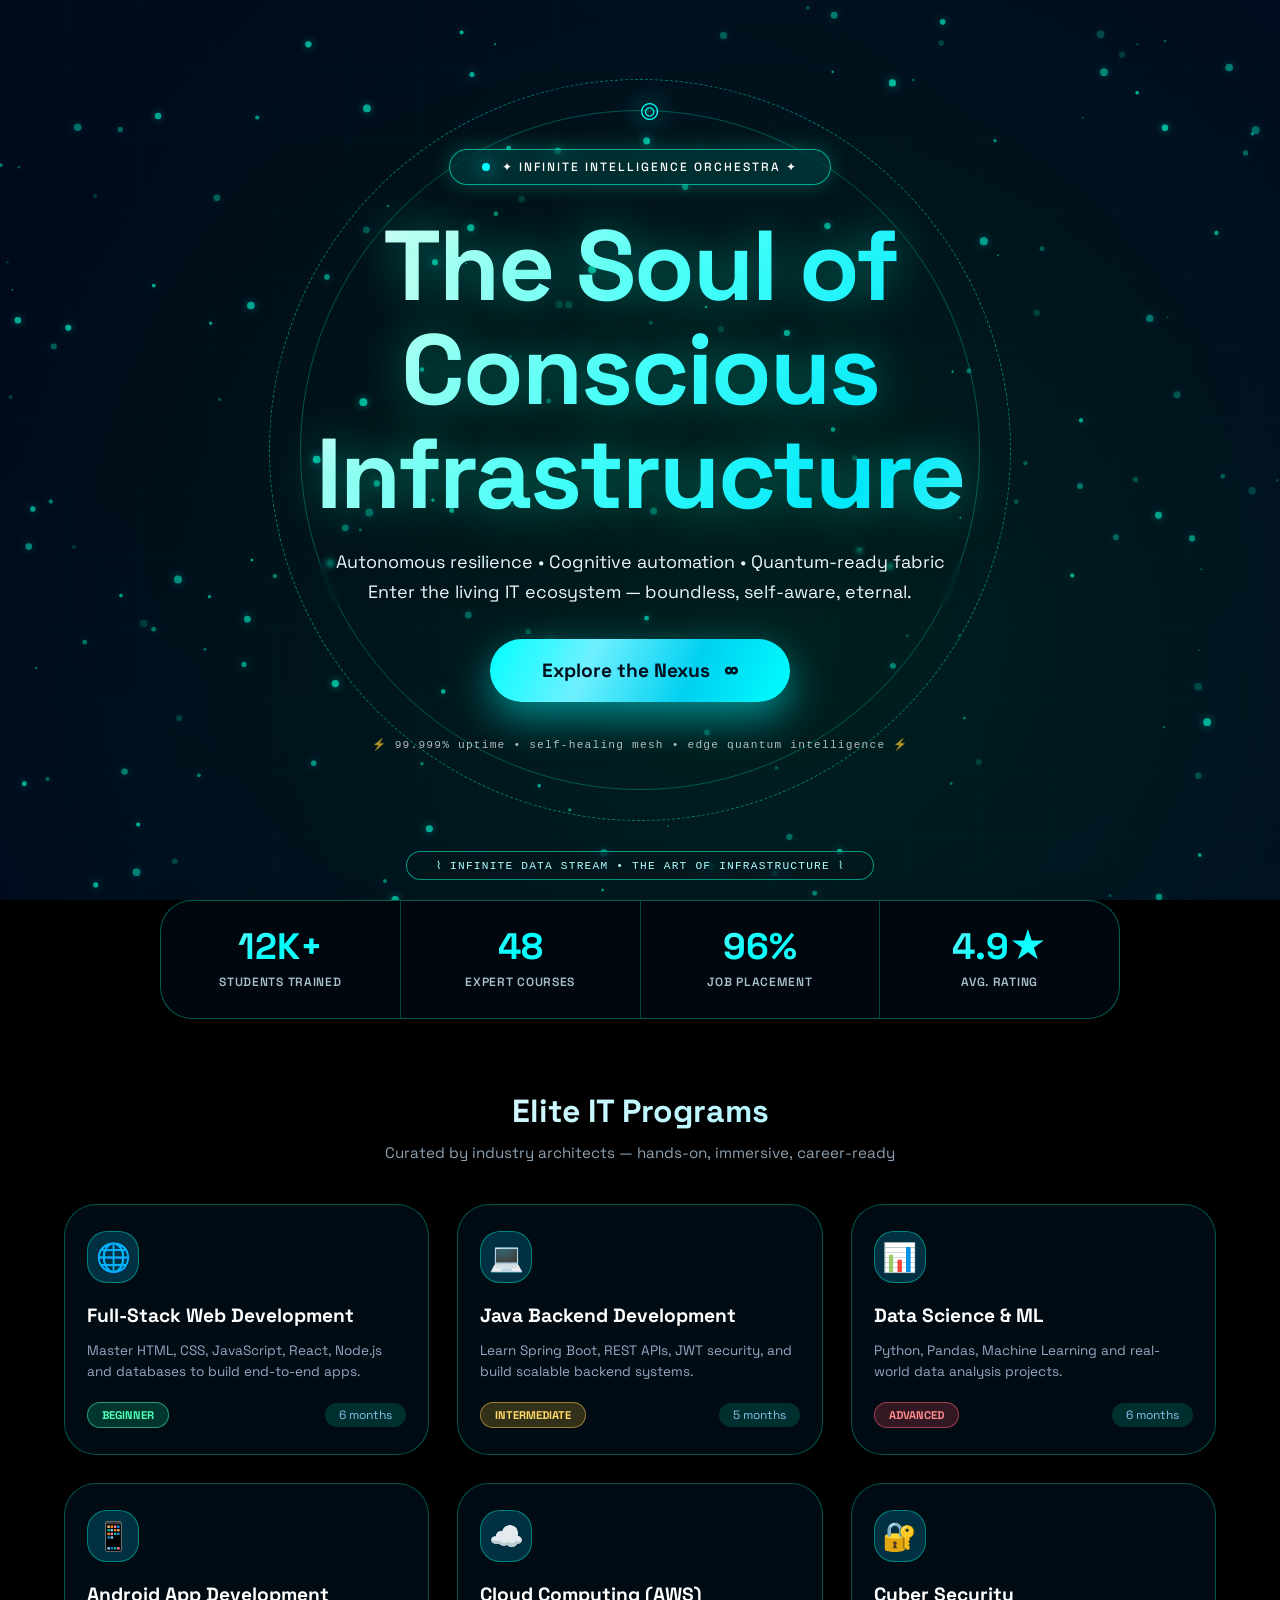
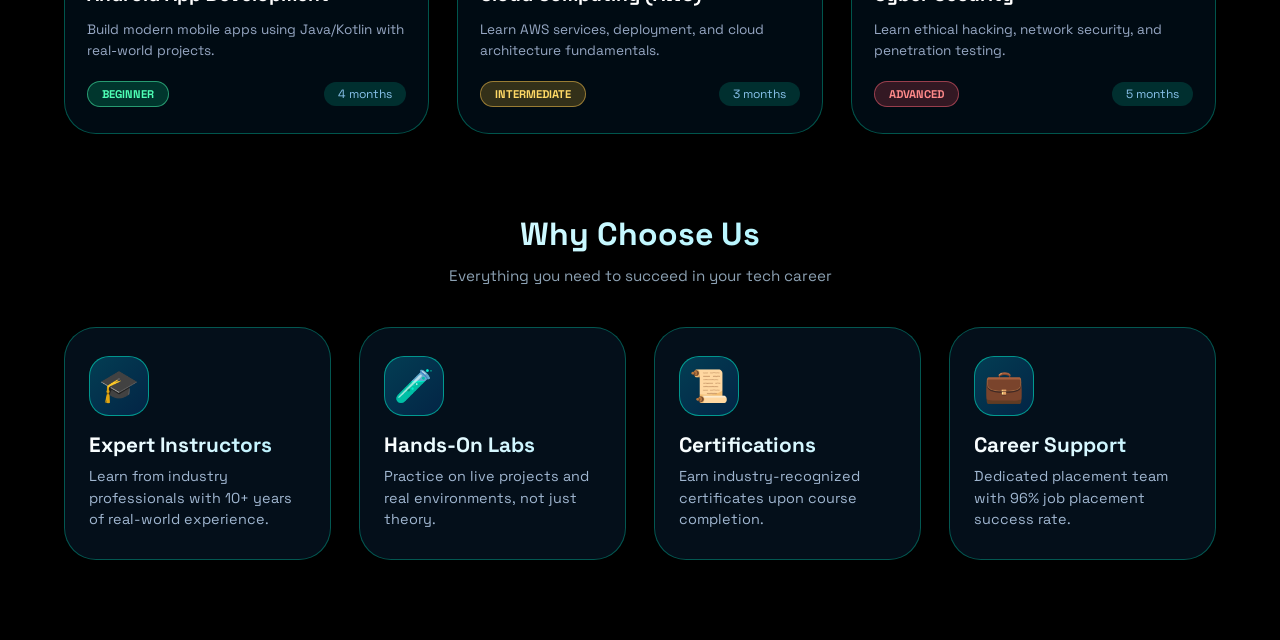
<file: index.html>
<!DOCTYPE html>
<html lang="en">
<head>
  <meta charset="UTF-8">
  <meta name="viewport" content="width=device-width, initial-scale=1.0, user-scalable=no">
  <title>LUMINA//CORE | The Art of Infinite IT</title>
  <!-- Google Fonts: Expressive & modern -->
  <link href="https://fonts.googleapis.com/css2?family=Inter:opsz,wght@14..32,300;14..32,400;14..32,600;14..32,700;14..32,800&family=Space+Grotesk:wght@400;500;600;700&family=Playfair+Display:ital,wght@0,500;0,600;1,500&display=swap" rel="stylesheet">
  <style>
    * {
      margin: 0;
      padding: 0;
      box-sizing: border-box;
    }

    body {
      background: #000000;
      font-family: 'Space Grotesk', 'Inter', sans-serif;
      overflow-x: hidden;
      color: #fff;
      min-height: 100vh;
    }

    /* ========= PREMIUM FULLSCREEN BACKGROUND SLIDER (12 high-end IT images) ========= */
    .hero-slider {
      position: fixed;
      top: 0;
      left: 0;
      width: 100%;
      height: 100%;
      z-index: 0;
      overflow: hidden;
    }

    .slider-track {
      display: flex;
      height: 100%;
      width: calc(100% * 24);
      animation: majesticFlow 55s cubic-bezier(0.45, 0.05, 0.2, 0.97) infinite;
      will-change: transform;
    }

    .slide {
      flex: 0 0 100vw;
      height: 100%;
      background-size: cover;
      background-position: center center;
      background-repeat: no-repeat;
      filter: brightness(0.6) contrast(1.08) saturate(1.1);
      transition: filter 0.6s ease, transform 0.4s;
    }

    /* 12 stunning IT infrastructure / data center / futuristic tech images */
    .slide-1 { background-image: url('https://images.pexels.com/photos/2582937/pexels-photo-2582937.jpeg?auto=compress&cs=tinysrgb&w=1600'); }
    .slide-2 { background-image: url('https://images.pexels.com/photos/325229/pexels-photo-325229.jpeg?auto=compress&cs=tinysrgb&w=1600'); }
    .slide-3 { background-image: url('https://images.pexels.com/photos/1181263/pexels-photo-1181263.jpeg?auto=compress&cs=tinysrgb&w=1600'); }
    .slide-4 { background-image: url('https://images.pexels.com/photos/270360/pexels-photo-270360.jpeg?auto=compress&cs=tinysrgb&w=1600'); }
    .slide-5 { background-image: url('https://images.pexels.com/photos/2710/closeup-photography-of-network-cables.jpg?auto=compress&cs=tinysrgb&w=1600'); }
    .slide-6 { background-image: url('https://images.pexels.com/photos/2166671/pexels-photo-2166671.jpeg?auto=compress&cs=tinysrgb&w=1600'); }
    .slide-7 { background-image: url('https://images.pexels.com/photos/1029757/pexels-photo-1029757.jpeg?auto=compress&cs=tinysrgb&w=1600'); }
    .slide-8 { background-image: url('https://images.pexels.com/photos/577585/pexels-photo-577585.jpeg?auto=compress&cs=tinysrgb&w=1600'); }
    .slide-9 { background-image: url('https://images.pexels.com/photos/8386440/pexels-photo-8386440.jpeg?auto=compress&cs=tinysrgb&w=1600'); }
    .slide-10 { background-image: url('https://images.pexels.com/photos/777001/pexels-photo-777001.jpeg?auto=compress&cs=tinysrgb&w=1600'); }
    .slide-11 { background-image: url('https://images.pexels.com/photos/669996/pexels-photo-669996.jpeg?auto=compress&cs=tinysrgb&w=1600'); }
    .slide-12 { background-image: url('https://images.pexels.com/photos/1148820/pexels-photo-1148820.jpeg?auto=compress&cs=tinysrgb&w=1600'); }
    
    /* artistic layered overlays (depth, dreamy, non-obstructive) */
    .prism-veil {
      position: fixed;
      top: 0;
      left: 0;
      width: 100%;
      height: 100%;
      background: radial-gradient(ellipse at 30% 40%, rgba(0,0,0,0.2) 0%, rgba(0,5,15,0.75) 100%);
      z-index: 1;
      pointer-events: none;
    }

    .nebulae-glow {
      position: fixed;
      width: 100%;
      height: 100%;
      background: radial-gradient(circle at 60% 70%, rgba(0, 255, 210, 0.12), rgba(0, 20, 50, 0.5) 85%);
      pointer-events: none;
      z-index: 1;
    }

    /* floating particle canvas (ethereal tech dust) */
    #cosmicParticles {
      position: fixed;
      top: 0;
      left: 0;
      width: 100%;
      height: 100%;
      pointer-events: none;
      z-index: 1;
      opacity: 0.8;
    }

    /* holographic hexagon grid */
    .hex-grid {
      position: fixed;
      top: 0;
      left: 0;
      width: 100%;
      height: 100%;
      background-image: 
        repeating-linear-gradient(transparent 0px, transparent 69px, rgba(0,255,210,0.03) 70px),
        repeating-linear-gradient(90deg, transparent 0px, transparent 69px, rgba(0,255,210,0.03) 70px);
      pointer-events: none;
      z-index: 1;
    }

    /* ========= MAIN CONTENT — NO FRAME, PURE ARTISTRY ========= */
    .hero-wrapper {
      position: relative;
      z-index: 3;
      min-height: 100vh;
      display: flex;
      flex-direction: column;
      align-items: center;
      justify-content: center;
      text-align: center;
      padding: 2rem;
    }

    .poetry-container {
      max-width: 1000px;
      width: 100%;
    }

    .badge {
      display: inline-flex;
      align-items: center;
      gap: 12px;
      background: rgba(0, 240, 210, 0.12);
      backdrop-filter: blur(10px);
      border-radius: 100px;
      padding: 0.55rem 2rem;
      margin-bottom: 1.8rem;
      font-weight: 500;
      font-size: 0.75rem;
      letter-spacing: 2px;
      border: 1px solid rgba(0, 255, 210, 0.6);
      box-shadow: 0 0 20px rgba(0,255,200,0.25);
      text-transform: uppercase;
    }

    .heartbeat {
      width: 8px;
      height: 8px;
      background: #0ff;
      border-radius: 50%;
      box-shadow: 0 0 18px cyan;
      animation: beatGlow 1.5s infinite;
    }

    h1 {
      font-size: clamp(2.8rem, 10vw, 6.2rem);
      font-weight: 700;
      line-height: 1.05;
      background: linear-gradient(125deg, #FFFFFF, #CCFFF5, #4DFFFF, #00E6FF, #A0FFFF);
      background-clip: text;
      -webkit-background-clip: text;
      color: transparent;
      margin-bottom: 1.3rem;
      letter-spacing: -0.02em;
      text-shadow: 0 0 45px rgba(0,255,210,0.4);
    }

    .desc {
      font-size: 1.12rem;
      line-height: 1.68;
      color: #EAF4FF;
      max-width: 640px;
      margin: 0 auto 2rem;
      font-weight: 400;
      text-shadow: 0 1px 6px rgba(0,0,0,0.4);
      backdrop-filter: blur(2px);
    }

    /* EXPLORE BUTTON — central, luminous, artistic */
    .explore-btn {
      background: linear-gradient(115deg, #00FFFF, #6FF0FF, #00D0F0, #00FFFF);
      border: none;
      padding: 1rem 3.2rem;
      border-radius: 80px;
      font-size: 1.2rem;
      font-weight: 700;
      font-family: 'Space Grotesk', monospace;
      color: #01101F;
      cursor: pointer;
      transition: all 0.35s ease;
      box-shadow: 0 15px 40px rgba(0,255,255,0.5);
      display: inline-flex;
      align-items: center;
      gap: 14px;
      position: relative;
      overflow: hidden;
    }

    .explore-btn::after {
      content: '';
      position: absolute;
      top: 0;
      left: -100%;
      width: 100%;
      height: 100%;
      background: linear-gradient(90deg, transparent, rgba(255,255,255,0.7), transparent);
      transition: left 0.7s;
    }

    .explore-btn:hover {
      transform: translateY(-7px) scale(1.02);
      box-shadow: 0 28px 55px rgba(0,255,255,0.7);
      background: linear-gradient(115deg, #4DFFFF, #C0FFFF, #4DFFFF);
    }

    .explore-btn:hover::after {
      left: 100%;
    }

    .explore-btn:active {
      transform: translateY(2px);
    }

    .btn-icon {
      font-size: 1.5rem;
      transition: transform 0.3s;
    }

    .explore-btn:hover .btn-icon {
      transform: translateX(8px) rotate(8deg);
    }

    /* ========= ADDED SECTIONS (STATS, COURSES, WHY CHOOSE US) ========= */
    .stats-section {
      position: relative;
      z-index: 3;
      max-width: 960px;
      margin: 0 auto 72px auto;
      display: flex;
      justify-content: center;
      gap: 0;
      border: 1px solid rgba(0, 255, 210, 0.35);
      border-radius: 32px;
      background: rgba(0, 12, 24, 0.55);
      backdrop-filter: blur(14px);
      overflow: hidden;
      box-shadow: 0 15px 35px rgba(0,0,0,0.4);
    }

    .stat-item {
      flex: 1;
      padding: 28px 20px;
      text-align: center;
      border-right: 1px solid rgba(0, 255, 210, 0.25);
    }

    .stat-item:last-child { border-right: none; }

    .stat-num {
      font-size: 2.3rem;
      font-weight: 800;
      background: linear-gradient(135deg, #A0F5FF, #00FFFF, #4DFFFF);
      -webkit-background-clip: text;
      background-clip: text;
      color: transparent;
      line-height: 1;
      margin-bottom: 8px;
    }

    .stat-label {
      font-size: 0.75rem;
      color: rgba(210, 240, 255, 0.8);
      font-weight: 600;
      letter-spacing: 0.06em;
      text-transform: uppercase;
    }

    .courses-section, .why-choose-section {
      position: relative;
      z-index: 3;
      max-width: 1200px;
      margin: 0 auto 80px auto;
      padding: 0 24px;
    }

    .section-heading {
      text-align: center;
      margin-bottom: 42px;
    }

    .section-heading h2 {
      font-size: 2rem;
      font-weight: 700;
      background: linear-gradient(125deg, #FFFFFF, #88F0FF);
      -webkit-background-clip: text;
      background-clip: text;
      color: transparent;
      margin-bottom: 12px;
    }

    .section-heading p {
      font-size: 0.95rem;
      color: rgba(200, 230, 255, 0.7);
    }

    .itc-courses {
      display: grid;
      grid-template-columns: repeat(auto-fit, minmax(280px, 1fr));
      gap: 28px;
    }

    .course-card {
      background: rgba(0, 20, 35, 0.55);
      backdrop-filter: blur(12px);
      border: 1px solid rgba(0, 255, 210, 0.3);
      border-radius: 32px;
      padding: 26px 22px;
      cursor: pointer;
      transition: transform 0.25s ease, border-color 0.2s, background 0.2s;
      position: relative;
      overflow: hidden;
    }

    .course-card:hover {
      transform: translateY(-8px);
      border-color: rgba(0, 255, 210, 0.7);
      background: rgba(0, 30, 50, 0.7);
    }

    .course-icon {
      width: 52px;
      height: 52px;
      border-radius: 20px;
      display: flex;
      align-items: center;
      justify-content: center;
      font-size: 28px;
      margin-bottom: 20px;
      background: rgba(0, 200, 255, 0.2);
      border: 1px solid rgba(0, 255, 210, 0.4);
    }

    .course-card h3 {
      font-size: 1.2rem;
      font-weight: 700;
      margin-bottom: 12px;
      color: #FFFFFF;
    }

    .course-card p {
      font-size: 0.85rem;
      color: rgba(200, 220, 255, 0.75);
      line-height: 1.55;
      margin-bottom: 20px;
    }

    .course-meta {
      display: flex;
      align-items: center;
      justify-content: space-between;
    }

    .course-level {
      font-size: 0.7rem;
      font-weight: 700;
      padding: 5px 14px;
      border-radius: 40px;
      text-transform: uppercase;
    }

    .level-beginner { background: rgba(0, 230, 150, 0.2); color: #4effb5; border: 0.5px solid rgba(78, 255, 181, 0.5); }
    .level-intermediate { background: rgba(255, 200, 50, 0.2); color: #ffd966; border: 0.5px solid rgba(255, 200, 80, 0.5); }
    .level-advanced { background: rgba(255, 80, 100, 0.2); color: #ff8a8a; border: 0.5px solid rgba(255, 100, 120, 0.5); }

    .course-duration {
      font-size: 0.75rem;
      color: rgba(150, 210, 255, 0.9);
      background: rgba(0, 255, 210, 0.15);
      padding: 4px 14px;
      border-radius: 40px;
    }

    .features-grid {
      display: grid;
      grid-template-columns: repeat(auto-fit, minmax(250px, 1fr));
      gap: 28px;
      margin-top: 20px;
    }

    .feature-card {
      background: rgba(8, 28, 48, 0.55);
      backdrop-filter: blur(12px);
      border: 1px solid rgba(0, 255, 210, 0.3);
      border-radius: 32px;
      padding: 28px 24px;
      transition: all 0.35s cubic-bezier(0.2, 0.9, 0.4, 1.1);
      cursor: pointer;
      display: flex;
      flex-direction: column;
      align-items: flex-start;
      gap: 16px;
    }

    .feature-card:hover {
      transform: translateY(-8px);
      border-color: rgba(0, 255, 210, 0.7);
      background: rgba(10, 35, 60, 0.75);
      box-shadow: 0 20px 35px -12px rgba(0, 255, 210, 0.3);
    }

    .feature-icon-wrapper {
      width: 60px;
      height: 60px;
      background: linear-gradient(135deg, rgba(0, 200, 255, 0.25), rgba(0, 100, 200, 0.25));
      border-radius: 20px;
      display: flex;
      align-items: center;
      justify-content: center;
      font-size: 32px;
      border: 1px solid rgba(0, 255, 210, 0.5);
      transition: all 0.3s ease;
    }

    .feature-card:hover .feature-icon-wrapper {
      transform: scale(1.05) rotate(2deg);
      background: linear-gradient(135deg, rgba(0, 230, 255, 0.4), rgba(0, 150, 255, 0.4));
      box-shadow: 0 0 15px rgba(0, 255, 210, 0.6);
    }

    .feature-text h4 {
      font-size: 1.3rem;
      font-weight: 700;
      margin-bottom: 8px;
      background: linear-gradient(120deg, #FFFFFF, #B0F0FF);
      -webkit-background-clip: text;
      background-clip: text;
      color: transparent;
    }

    .feature-text p {
      font-size: 0.9rem;
      color: rgba(200, 225, 255, 0.8);
      line-height: 1.5;
    }

    /* cosmic signature footer */
    .cosmic-signature {
      position: fixed;
      bottom: 20px;
      left: 0;
      right: 0;
      text-align: center;
      font-size: 0.7rem;
      background: rgba(0, 20, 30, 0.45);
      backdrop-filter: blur(12px);
      width: fit-content;
      margin: 0 auto;
      padding: 0.45rem 1.8rem;
      border-radius: 40px;
      color: #B0FFFF;
      border: 0.5px solid rgba(0,255,210,0.55);
      font-weight: 400;
      letter-spacing: 1.2px;
      font-family: monospace;
      pointer-events: none;
      z-index: 10;
    }

    /* artistic orbital rings + floating runes */
    .orbital-rings {
      position: fixed;
      width: 680px;
      height: 680px;
      border-radius: 50%;
      border: 1px solid rgba(0, 255, 210, 0.28);
      top: 50%;
      left: 50%;
      transform: translate(-50%, -50%);
      pointer-events: none;
      animation: ringRotate 70s linear infinite;
      z-index: 2;
    }

    .orbital-rings::before {
      content: '';
      position: absolute;
      inset: -32px;
      border-radius: 50%;
      border: 1px dashed rgba(0, 255, 210, 0.45);
      animation: ringBreath 5s infinite alternate;
    }

    .orbital-rings::after {
      content: '⌾';
      position: absolute;
      top: -22px;
      left: 50%;
      font-size: 32px;
      color: #0ff;
      filter: drop-shadow(0 0 12px cyan);
      animation: floatRune 7s infinite;
    }

    @keyframes ringRotate {
      from { transform: translate(-50%, -50%) rotate(0deg); }
      to { transform: translate(-50%, -50%) rotate(360deg); }
    }

    @keyframes ringBreath {
      0% { opacity: 0.15; transform: scale(0.94);}
      100% { opacity: 0.7; transform: scale(1.07);}
    }

    @keyframes floatRune {
      0%, 100% { transform: translateX(-50%) translateY(0px);}
      50% { transform: translateX(-50%) translateY(-12px);}
    }

    @keyframes majesticFlow {
      0% { transform: translateX(0); }
      100% { transform: translateX(-50%); }
    }

    @keyframes beatGlow {
      0% { opacity: 0.5; transform: scale(0.7);}
      100% { opacity: 1; transform: scale(1.25);}
    }

    @media (max-width: 700px) {
      .explore-btn { padding: 0.8rem 2.2rem; font-size: 1rem; }
      .orbital-rings { width: 300px; height: 300px; }
      .badge { font-size: 0.65rem; }
      .stats-section { margin: 0 20px 48px 20px; flex-wrap: wrap; }
      .stat-item { flex: 1 1 50%; border-right: none; border-bottom: 1px solid rgba(0, 255, 210, 0.25); }
      .stat-item:last-child { border-bottom: none; }
      .courses-section, .why-choose-section { padding: 0 20px; }
      .feature-text h4 { font-size: 1.1rem; }
    }
  </style>
</head>
<body>

  <!-- BACKGROUND SLIDER — 12 PREMIUM IT INFRASTRUCTURE IMAGES (infinite loop) -->
  <div class="hero-slider">
    <div class="slider-track">
      <div class="slide slide-1"></div>
      <div class="slide slide-2"></div>
      <div class="slide slide-3"></div>
      <div class="slide slide-4"></div>
      <div class="slide slide-5"></div>
      <div class="slide slide-6"></div>
      <div class="slide slide-7"></div>
      <div class="slide slide-8"></div>
      <div class="slide slide-9"></div>
      <div class="slide slide-10"></div>
      <div class="slide slide-11"></div>
      <div class="slide slide-12"></div>
      <!-- duplicates for seamless infinite loop -->
      <div class="slide slide-1"></div>
      <div class="slide slide-2"></div>
      <div class="slide slide-3"></div>
      <div class="slide slide-4"></div>
      <div class="slide slide-5"></div>
      <div class="slide slide-6"></div>
      <div class="slide slide-7"></div>
      <div class="slide slide-8"></div>
      <div class="slide slide-9"></div>
      <div class="slide slide-10"></div>
      <div class="slide slide-11"></div>
      <div class="slide slide-12"></div>
    </div>
  </div>
  <div class="prism-veil"></div>
  <div class="nebulae-glow"></div>
  <div class="hex-grid"></div>
  <canvas id="cosmicParticles"></canvas>

  <!-- floating ring art -->
  <div class="orbital-rings"></div>

  <!-- HERO SECTION -->
  <div class="hero-wrapper">
    <div class="poetry-container">
      <div class="badge">
        <div class="heartbeat"></div>
        <span>✦ INFINITE INTELLIGENCE ORCHESTRA ✦</span>
      </div>
      <h1>
        The Soul of<br>Conscious Infrastructure
      </h1>
      <div class="desc">
        Autonomous resilience • Cognitive automation • Quantum-ready fabric<br>
        Enter the living IT ecosystem — boundless, self-aware, eternal.
      </div>
      
      <button class="explore-btn" id="exploreBtn">
        <span>Explore the Nexus</span>
        <span class="btn-icon">∞</span>
      </button>
      
      <div style="margin-top: 2.2rem; font-size: 0.7rem; opacity: 0.7; letter-spacing: 1.2px; font-family: monospace;">
        <span>⚡ 99.999% uptime • self-healing mesh • edge quantum intelligence ⚡</span>
      </div>
    </div>
  </div>

  <!-- STATS SECTION -->
  <div class="stats-section">
    <div class="stat-item"><div class="stat-num">12K+</div><div class="stat-label">Students Trained</div></div>
    <div class="stat-item"><div class="stat-num">48</div><div class="stat-label">Expert Courses</div></div>
    <div class="stat-item"><div class="stat-num">96%</div><div class="stat-label">Job Placement</div></div>
    <div class="stat-item"><div class="stat-num">4.9★</div><div class="stat-label">Avg. Rating</div></div>
  </div>

  <!-- COURSES SECTION (Elite IT Programs) -->
  <div class="courses-section">
    <div class="section-heading">
      <h2>Elite IT Programs</h2>
      <p>Curated by industry architects — hands-on, immersive, career-ready</p>
    </div>
    <div class="itc-courses">
      <div class="course-card"><div class="course-icon">🌐</div><h3>Full-Stack Web Development</h3><p>Master HTML, CSS, JavaScript, React, Node.js and databases to build end-to-end apps.</p><div class="course-meta"><span class="course-level level-beginner">Beginner</span><span class="course-duration">6 months</span></div></div>
      <div class="course-card"><div class="course-icon">💻</div><h3>Java Backend Development</h3><p>Learn Spring Boot, REST APIs, JWT security, and build scalable backend systems.</p><div class="course-meta"><span class="course-level level-intermediate">Intermediate</span><span class="course-duration">5 months</span></div></div>
      <div class="course-card"><div class="course-icon">📊</div><h3>Data Science & ML</h3><p>Python, Pandas, Machine Learning and real-world data analysis projects.</p><div class="course-meta"><span class="course-level level-advanced">Advanced</span><span class="course-duration">6 months</span></div></div>
      <div class="course-card"><div class="course-icon">📱</div><h3>Android App Development</h3><p>Build modern mobile apps using Java/Kotlin with real-world projects.</p><div class="course-meta"><span class="course-level level-beginner">Beginner</span><span class="course-duration">4 months</span></div></div>
      <div class="course-card"><div class="course-icon">☁️</div><h3>Cloud Computing (AWS)</h3><p>Learn AWS services, deployment, and cloud architecture fundamentals.</p><div class="course-meta"><span class="course-level level-intermediate">Intermediate</span><span class="course-duration">3 months</span></div></div>
      <div class="course-card"><div class="course-icon">🔐</div><h3>Cyber Security</h3><p>Learn ethical hacking, network security, and penetration testing.</p><div class="course-meta"><span class="course-level level-advanced">Advanced</span><span class="course-duration">5 months</span></div></div>
    </div>
  </div>

  <!-- WHY CHOOSE US SECTION -->
  <div class="why-choose-section">
    <div class="section-heading">
      <h2>Why Choose Us</h2>
      <p>Everything you need to succeed in your tech career</p>
    </div>
    <div class="features-grid">
      <div class="feature-card"><div class="feature-icon-wrapper">🎓</div><div class="feature-text"><h4>Expert Instructors</h4><p>Learn from industry professionals with 10+ years of real-world experience.</p></div></div>
      <div class="feature-card"><div class="feature-icon-wrapper">🧪</div><div class="feature-text"><h4>Hands-On Labs</h4><p>Practice on live projects and real environments, not just theory.</p></div></div>
      <div class="feature-card"><div class="feature-icon-wrapper">📜</div><div class="feature-text"><h4>Certifications</h4><p>Earn industry-recognized certificates upon course completion.</p></div></div>
      <div class="feature-card"><div class="feature-icon-wrapper">💼</div><div class="feature-text"><h4>Career Support</h4><p>Dedicated placement team with 96% job placement success rate.</p></div></div>
    </div>
  </div>

  <div class="cosmic-signature">
    <span>⌇ INFINITE DATA STREAM • THE ART OF INFRASTRUCTURE ⌇</span>
  </div>

  <script>
    (function() {
      // ========= EXPLORE BUTTON (central, artistic ripple & immersive) =========
      const exploreBtn = document.getElementById('exploreBtn');
      if (exploreBtn) {
        exploreBtn.addEventListener('click', (e) => {
          e.preventDefault();
          const ripple = document.createElement('span');
          ripple.style.position = 'absolute';
          ripple.style.background = 'radial-gradient(circle, rgba(0,255,240,0.9), rgba(0,200,255,0.4))';
          ripple.style.borderRadius = '50%';
          ripple.style.width = '120px';
          ripple.style.height = '120px';
          ripple.style.top = '50%';
          ripple.style.left = '50%';
          ripple.style.transform = 'translate(-50%, -50%) scale(0)';
          ripple.style.animation = 'rippleAnim 0.7s ease-out';
          ripple.style.pointerEvents = 'none';
          exploreBtn.style.position = 'relative';
          exploreBtn.appendChild(ripple);
          setTimeout(() => ripple.remove(), 700);
          
          const toast = document.createElement('div');
          toast.innerText = '◈ Neural ignition — IT consciousness online ◈';
          toast.style.position = 'fixed';
          toast.style.bottom = '90px';
          toast.style.left = '50%';
          toast.style.transform = 'translateX(-50%)';
          toast.style.background = '#071526ee';
          toast.style.color = '#CCFFFF';
          toast.style.padding = '12px 32px';
          toast.style.borderRadius = '60px';
          toast.style.fontWeight = '600';
          toast.style.backdropFilter = 'blur(20px)';
          toast.style.border = '1px solid #00FFCC';
          toast.style.zIndex = '9999';
          toast.style.fontFamily = 'Space Grotesk, monospace';
          toast.style.fontSize = '0.85rem';
          document.body.appendChild(toast);
          setTimeout(() => { toast.style.opacity = '0'; setTimeout(() => toast.remove(), 800); }, 2200);
        });
      }
      
      if (!document.querySelector('#rippleKeyframes')) {
        const styleTag = document.createElement('style');
        styleTag.id = 'rippleKeyframes';
        styleTag.textContent = `
          @keyframes rippleAnim {
            0% { transform: translate(-50%, -50%) scale(0); opacity: 0.9; }
            100% { transform: translate(-50%, -50%) scale(24); opacity: 0; }
          }
        `;
        document.head.appendChild(styleTag);
      }
      
      // ----- ARTISTIC PARTICLE SYSTEM (floating tech dust) -----
      const canvas = document.getElementById('cosmicParticles');
      let ctx = canvas.getContext('2d');
      let width = window.innerWidth;
      let height = window.innerHeight;
      let particles = [];
      
      function resizeCanvas() {
        width = window.innerWidth;
        height = window.innerHeight;
        canvas.width = width;
        canvas.height = height;
      }
      
      class StarParticle {
        constructor() {
          this.x = Math.random() * width;
          this.y = Math.random() * height;
          this.size = Math.random() * 3.2 + 0.8;
          this.speedX = (Math.random() - 0.5) * 0.4;
          this.speedY = (Math.random() - 0.5) * 0.3 - 0.3;
          this.opacity = Math.random() * 0.5 + 0.1;
          this.color = `rgba(0, 255, 210, ${this.opacity})`;
        }
        update() {
          this.x += this.speedX;
          this.y += this.speedY;
          if (this.x < 0) this.x = width;
          if (this.x > width) this.x = 0;
          if (this.y < 0) this.y = height;
          if (this.y > height) this.y = 0;
        }
        draw() {
          ctx.beginPath();
          ctx.arc(this.x, this.y, this.size, 0, Math.PI * 2);
          ctx.fillStyle = this.color;
          ctx.fill();
          ctx.shadowBlur = 8;
          ctx.shadowColor = "#0ff";
          ctx.fill();
          ctx.shadowBlur = 0;
        }
      }
      
      function initParticles() {
        particles = [];
        for (let i = 0; i < 180; i++) {
          particles.push(new StarParticle());
        }
      }
      
      function animateParticles() {
        if (!ctx) return;
        ctx.clearRect(0, 0, width, height);
        for (let p of particles) {
          p.update();
          p.draw();
        }
        requestAnimationFrame(animateParticles);
      }
      
      window.addEventListener('resize', () => {
        resizeCanvas();
        initParticles();
      });
      resizeCanvas();
      initParticles();
      animateParticles();
      
      // carousel speed control on hover
      const sliderTrack = document.querySelector('.slider-track');
      const heroZone = document.querySelector('.hero-wrapper');
      if (sliderTrack && heroZone) {
        heroZone.addEventListener('mouseenter', () => {
          sliderTrack.style.animation = 'majesticFlow 72s cubic-bezier(0.45, 0.05, 0.2, 0.97) infinite';
        });
        heroZone.addEventListener('mouseleave', () => {
          sliderTrack.style.animation = 'majesticFlow 55s cubic-bezier(0.45, 0.05, 0.2, 0.97) infinite';
        });
      }
      
      // title parallax
      const title = document.querySelector('h1');
      if (title) {
        document.addEventListener('mousemove', (e) => {
          const xShift = (window.innerWidth / 2 - e.clientX) / 80;
          const yShift = (window.innerHeight / 2 - e.clientY) / 80;
          title.style.transform = `translate(${xShift * 0.2}px, ${yShift * 0.15}px)`;
        });
        document.addEventListener('mouseleave', () => {
          title.style.transform = 'translate(0,0)';
        });
      }
      
      // preload all images
      const imageUrls = [
        'https://images.pexels.com/photos/2582937/pexels-photo-2582937.jpeg?auto=compress&cs=tinysrgb&w=1600',
        'https://images.pexels.com/photos/325229/pexels-photo-325229.jpeg?auto=compress&cs=tinysrgb&w=1600',
        'https://images.pexels.com/photos/1181263/pexels-photo-1181263.jpeg?auto=compress&cs=tinysrgb&w=1600',
        'https://images.pexels.com/photos/270360/pexels-photo-270360.jpeg?auto=compress&cs=tinysrgb&w=1600',
        'https://images.pexels.com/photos/2710/closeup-photography-of-network-cables.jpg?auto=compress&cs=tinysrgb&w=1600',
        'https://images.pexels.com/photos/2166671/pexels-photo-2166671.jpeg?auto=compress&cs=tinysrgb&w=1600',
        'https://images.pexels.com/photos/1029757/pexels-photo-1029757.jpeg?auto=compress&cs=tinysrgb&w=1600',
        'https://images.pexels.com/photos/577585/pexels-photo-577585.jpeg?auto=compress&cs=tinysrgb&w=1600',
        'https://images.pexels.com/photos/8386440/pexels-photo-8386440.jpeg?auto=compress&cs=tinysrgb&w=1600',
        'https://images.pexels.com/photos/777001/pexels-photo-777001.jpeg?auto=compress&cs=tinysrgb&w=1600',
        'https://images.pexels.com/photos/669996/pexels-photo-669996.jpeg?auto=compress&cs=tinysrgb&w=1600',
        'https://images.pexels.com/photos/1148820/pexels-photo-1148820.jpeg?auto=compress&cs=tinysrgb&w=1600'
      ];
      imageUrls.forEach(url => { const img = new Image(); img.src = url; });
      
      function fixSliderDimensions() {
        const slides = document.querySelectorAll('.slide');
        const track = document.querySelector('.slider-track');
        if (slides.length && track) {
          const winW = window.innerWidth;
          slides.forEach(slide => slide.style.flex = `0 0 ${winW}px`);
          track.style.width = `${winW * slides.length}px`;
        }
      }
      window.addEventListener('resize', fixSliderDimensions);
      fixSliderDimensions();
      
      const auraLayer = document.querySelector('.nebulae-glow');
      if (auraLayer) {
        document.addEventListener('mousemove', (e) => {
          const percX = e.clientX / window.innerWidth;
          const percY = e.clientY / window.innerHeight;
          auraLayer.style.background = `radial-gradient(circle at ${percX * 100}% ${percY * 100}%, rgba(0, 255, 210, 0.18), rgba(0, 30, 60, 0.5) 85%)`;
        });
      }
      
      // interactive course cards + feature cards toasts
      document.querySelectorAll('.course-card').forEach(card => {
        card.addEventListener('click', () => {
          const courseName = card.querySelector('h3')?.innerText || 'Course';
          const miniToast = document.createElement('div');
          miniToast.innerText = `📡 Accessing ${courseName} — immersive curriculum ready`;
          miniToast.style.position = 'fixed';
          miniToast.style.bottom = '130px';
          miniToast.style.left = '50%';
          miniToast.style.transform = 'translateX(-50%)';
          miniToast.style.background = '#071824dd';
          miniToast.style.color = '#aaffff';
          miniToast.style.padding = '8px 24px';
          miniToast.style.borderRadius = '40px';
          miniToast.style.fontSize = '0.75rem';
          miniToast.style.backdropFilter = 'blur(12px)';
          miniToast.style.border = '1px solid cyan';
          miniToast.style.zIndex = '9999';
          document.body.appendChild(miniToast);
          setTimeout(() => { miniToast.style.opacity = '0'; setTimeout(() => miniToast.remove(), 500); }, 1500);
        });
      });
      
      document.querySelectorAll('.feature-card').forEach(card => {
        card.addEventListener('click', () => {
          const titleEl = card.querySelector('h4')?.innerText || 'Feature';
          const toastMsg = document.createElement('div');
          toastMsg.innerText = `✨ ${titleEl} — premium industry excellence ✨`;
          toastMsg.style.position = 'fixed';
          toastMsg.style.bottom = '170px';
          toastMsg.style.left = '50%';
          toastMsg.style.transform = 'translateX(-50%)';
          toastMsg.style.background = 'rgba(0, 20, 40, 0.95)';
          toastMsg.style.backdropFilter = 'blur(16px)';
          toastMsg.style.color = '#C0FFFF';
          toastMsg.style.padding = '10px 24px';
          toastMsg.style.borderRadius = '50px';
          toastMsg.style.fontSize = '0.8rem';
          toastMsg.style.border = '1px solid #0ff';
          toastMsg.style.zIndex = '10000';
          document.body.appendChild(toastMsg);
          setTimeout(() => { toastMsg.style.opacity = '0'; setTimeout(() => toastMsg.remove(), 700); }, 1800);
          card.style.boxShadow = '0 0 20px rgba(0,255,210,0.6)';
          setTimeout(() => { card.style.boxShadow = ''; }, 300);
        });
      });
      
      console.log("%c✨ LUMINA//CORE | FULL IT ECOSYSTEM | STATS + COURSES + WHY CHOOSE US ✨", "color: #0ff; font-size: 14px; font-weight: bold;");
    })();
  </script>
</body>
</html>
</file>
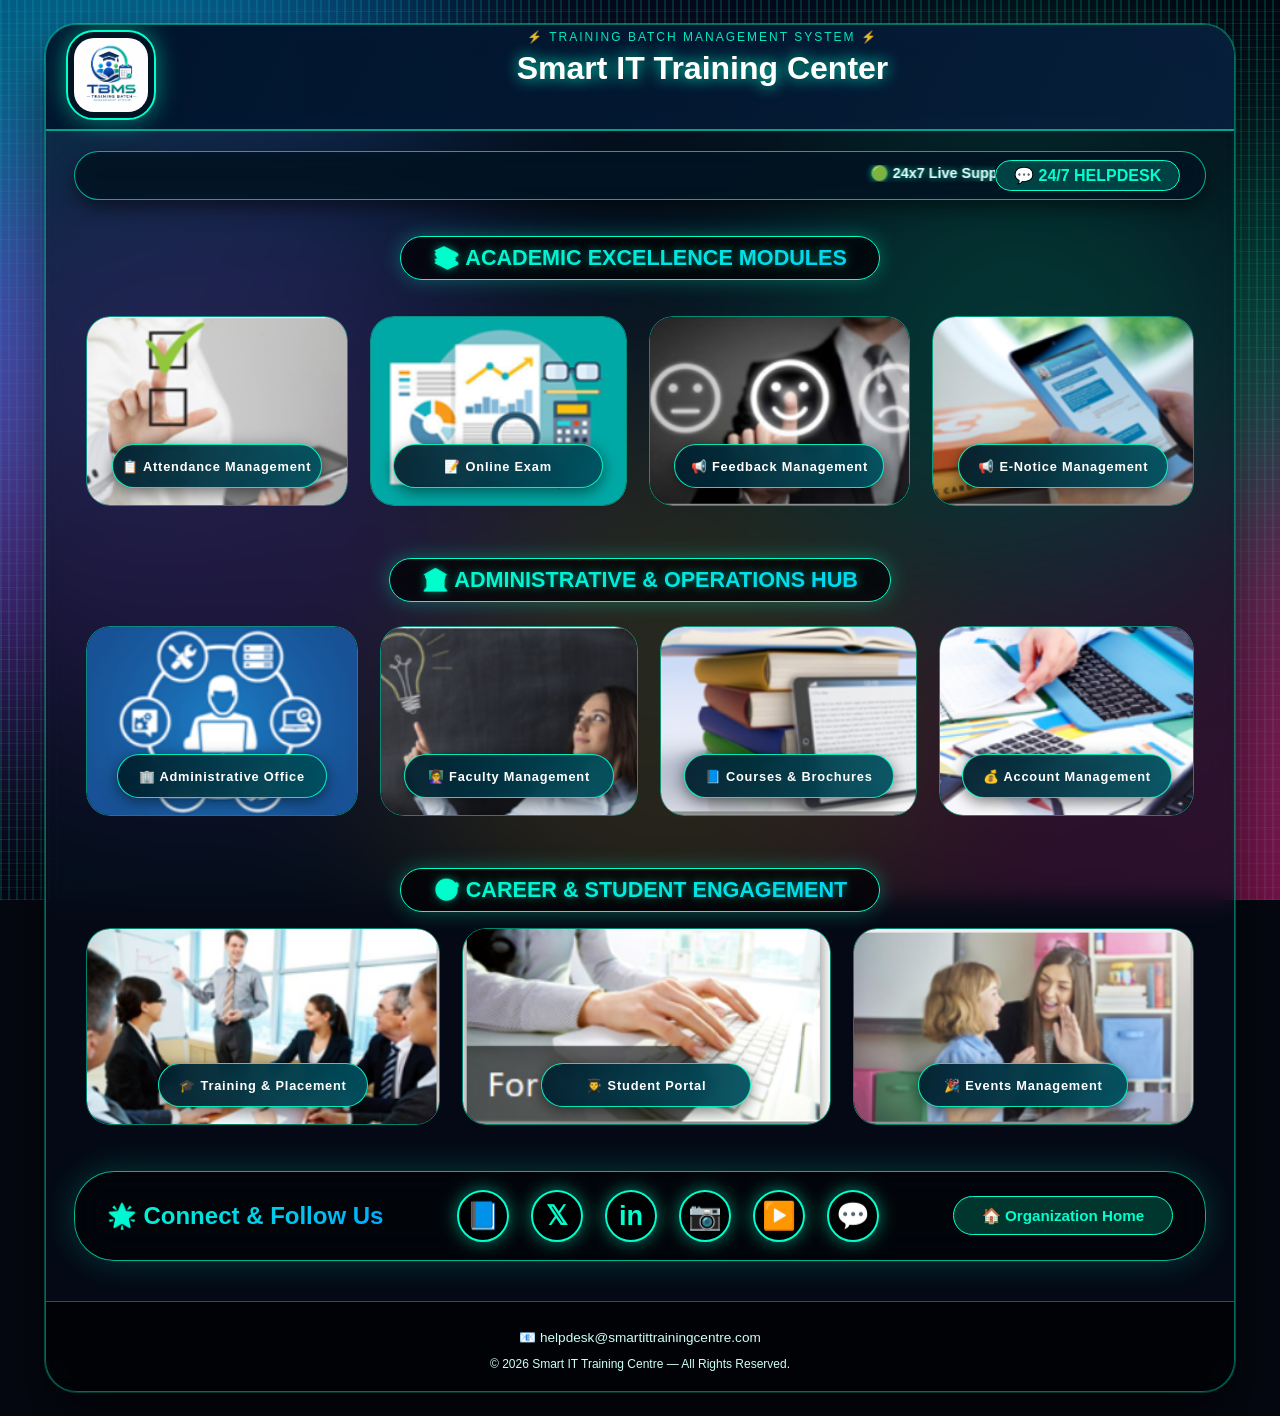
<file: Menu.html>
<!DOCTYPE html PUBLIC "-//W3C//DTD XHTML 1.0 Strict//EN" "http://www.w3.org/TR/xhtml1/DTD/xhtml1-strict.dtd">
<html xmlns="http://www.w3.org/1999/xhtml" xml:lang="en">

<head>
    <title>Smart IT Training Centre</title>
    <meta http-equiv="Content-Type" content="text/html; charset=utf-8" />
    <meta name="viewport" content="width=device-width, initial-scale=1.0, user-scalable=yes" />
    <style type="text/css">
        * {
            margin: 0;
            padding: 0;
            box-sizing: border-box;
        }

        body {
            margin: 0;
            padding: 24px 20px;
            font-family: 'Poppins', 'Inter', 'Helvetica Neue', 'Segoe UI', Arial, sans-serif;
            min-height: 100vh;
            position: relative;
            background: #050811;
        }

        /* ========== ULTRA ATTRACTIVE IT BACKGROUND ========== */
        .hyper-it-bg {
            position: fixed;
            top: 0;
            left: 0;
            width: 100%;
            height: 100%;
            z-index: 0;
            overflow: hidden;
            background: radial-gradient(ellipse at 30% 40%, #0a0f2a, #02040c);
        }

        /* Animated neon circuitry */
        .circuit-lines {
            position: absolute;
            width: 100%;
            height: 100%;
            background-image:
                repeating-linear-gradient(90deg, rgba(0, 255, 200, 0.15) 0px, rgba(0, 255, 200, 0.15) 2px, transparent 2px, transparent 8px),
                repeating-linear-gradient(0deg, rgba(0, 255, 200, 0.1) 0px, rgba(0, 255, 200, 0.1) 1px, transparent 1px, transparent 12px);
            animation: circuitMove 12s linear infinite;
            pointer-events: none;
        }

        @keyframes circuitMove {
            0% {
                background-position: 0 0;
            }

            100% {
                background-position: 30px 30px;
            }
        }

        /* Floating binary rain */
        .binary-rain {
            position: absolute;
            top: 0;
            left: 0;
            width: 100%;
            height: 100%;
            background: repeating-linear-gradient(0deg,
                    rgba(0, 255, 180, 0.04) 0px,
                    rgba(0, 255, 180, 0.04) 1px,
                    transparent 1px,
                    transparent 10px);
            animation: binaryFall 18s linear infinite;
            pointer-events: none;
        }

        @keyframes binaryFall {
            0% {
                background-position: 0 0;
            }

            100% {
                background-position: 0 40px;
            }
        }

        /* Glowing tech orbs */
        .tech-orb {
            position: absolute;
            border-radius: 50%;
            filter: blur(90px);
            opacity: 0.5;
            animation: floatNeon 25s infinite alternate ease-in-out;
        }

        .orb-cyan-big {
            width: 55vw;
            height: 55vw;
            background: radial-gradient(circle, #00e5ff, #0055cc);
            top: -25vh;
            left: -20vw;
        }

        .orb-magenta-big {
            width: 60vw;
            height: 60vw;
            background: radial-gradient(circle, #ff2d95, #990055);
            bottom: -30vh;
            right: -25vw;
            animation-duration: 28s;
        }

        .orb-gold-big {
            width: 45vw;
            height: 45vw;
            background: radial-gradient(circle, #ffcc33, #ff8800);
            top: 45%;
            left: 30%;
            animation-duration: 30s;
            opacity: 0.4;
        }

        .orb-purple-big {
            width: 50vw;
            height: 50vw;
            background: radial-gradient(circle, #c44dff, #6a0dad);
            bottom: 15%;
            left: -10%;
            animation-duration: 26s;
        }

        .orb-green-big {
            width: 40vw;
            height: 40vw;
            background: radial-gradient(circle, #00ffaa, #008866);
            top: 10%;
            right: 0%;
            animation-duration: 32s;
        }

        @keyframes floatNeon {
            0% {
                transform: translate(0, 0) scale(1);
            }

            100% {
                transform: translate(6%, 8%) scale(1.12);
            }
        }

        /* Scan line glow */
        .scan-glow {
            position: absolute;
            top: 0;
            left: 0;
            width: 100%;
            height: 100%;
            background: linear-gradient(to bottom, transparent, rgba(0, 255, 200, 0.08), transparent);
            animation: scanMove 6s linear infinite;
            pointer-events: none;
        }

        @keyframes scanMove {
            0% {
                transform: translateY(-100%);
            }

            100% {
                transform: translateY(100%);
            }
        }

        /* MAIN GLASS CONTAINER */
        .page {
            position: relative;
            z-index: 10;
            width: 96%;
            max-width: 1600px;
            margin: 0 auto;
            background: rgba(5, 12, 25, 0.65);
            backdrop-filter: blur(12px);
            border-radius: 2rem;
            box-shadow: 0 30px 55px rgba(0, 0, 0, 0.6), 0 0 0 1px rgba(0, 255, 200, 0.4);
            overflow: hidden;
            border: 1px solid rgba(0, 255, 200, 0.4);
        }

        /* Header with Smart IT Logo */
        .header-cyber {
            background: linear-gradient(115deg, rgba(0, 20, 45, 0.85), rgba(8, 35, 65, 0.8));
            backdrop-filter: blur(10px);
            border-bottom: 2px solid rgba(0, 255, 200, 0.6);
        }

        .smart-logo {
            transition: transform 0.3s ease, filter 0.3s;
            border-radius: 28px;
            background: rgba(0, 20, 30, 0.7);
            padding: 6px;
            border: 2px solid #00ffcc;
            box-shadow: 0 0 25px rgba(0, 255, 200, 0.5);
            width: 90px;
            height: 90px;
            object-fit: cover;
        }

        .smart-logo:hover {
            transform: scale(1.03);
            filter: drop-shadow(0 0 12px #00ffcc);
        }

        /* Module Cards - Full Image Cover */
        .module-card {
            background: transparent !important;
            border: none !important;
            padding: 0 !important;
            transition: all 0.3s cubic-bezier(0.2, 0.9, 0.4, 1.1);
            cursor: pointer;
            border-radius: 1.5rem;
            overflow: hidden;
            position: relative;
        }

        .card-image-cover {
            width: 100%;
            display: block;
            border-radius: 1.5rem;
            transition: transform 0.35s ease, box-shadow 0.3s;
            box-shadow: 0 15px 30px -10px rgba(0, 0, 0, 0.6);
            border: 1px solid rgba(0, 255, 200, 0.5);
            min-height: 190px;
            object-fit: cover;
        }

        .module-card:hover .card-image-cover {
            transform: scale(1.02);
            box-shadow: 0 25px 40px -12px rgba(0, 255, 200, 0.5);
            border-color: #00ffcc;
        }

        .card-btn-overlay {
            position: absolute;
            bottom: 18px;
            left: 0;
            right: 0;
            display: flex;
            justify-content: center;
            z-index: 5;
        }

        .butt-overlay {
            border: none;
            font-weight: 700;
            letter-spacing: 0.8px;
            transition: all 0.25s ease;
            cursor: pointer;
            font-size: 0.8rem;
            border-radius: 60px;
            height: 44px;
            width: 85%;
            max-width: 210px;
            font-family: inherit;
            background: linear-gradient(95deg, rgba(0, 30, 45, 0.95), rgba(0, 80, 95, 0.95));
            backdrop-filter: blur(8px);
            color: white;
            border: 1px solid rgba(0, 255, 200, 0.9);
            box-shadow: 0 4px 15px rgba(0, 0, 0, 0.5);
            font-weight: 600;
        }

        .butt-overlay:hover {
            background: linear-gradient(95deg, #00aacc, #0088aa);
            transform: scale(0.96);
            border-color: #ffffff;
            box-shadow: 0 0 20px rgba(0, 255, 200, 0.6);
        }

        /* Section Headers Neon */
        .section-header {
            background: rgba(0, 0, 0, 0.6);
            backdrop-filter: blur(12px);
            padding: 8px 32px;
            border-radius: 60px;
            display: inline-flex;
            align-items: center;
            gap: 12px;
            border: 1px solid #00ffcc;
            box-shadow: 0 0 20px rgba(0, 255, 200, 0.3);
        }

        .section-header span {
            font-weight: 800;
            font-size: 1.35rem;
            background: linear-gradient(135deg, #00ffcc, #00ccff);
            background-clip: text;
            -webkit-background-clip: text;
            color: transparent;
            text-shadow: 0 0 8px rgba(0, 255, 200, 0.5);
        }

        /* Support Bar */
        .support-bar {
            background: rgba(0, 20, 35, 0.75);
            backdrop-filter: blur(12px);
            border-radius: 60px;
            margin: 20px 0 10px;
            border: 1px solid #00ffccaa;
            box-shadow: 0 8px 20px rgba(0, 0, 0, 0.5);
        }

        marquee {
            font-weight: 600;
            font-size: 0.9rem;
            color: #e6fffc;
            text-shadow: 0 0 6px #00ccaa;
        }

        /* CONNECT SECTION - EXTRA VIBRANT AND CLEAR LOGOS */
        .connect-wrapper {
            background: rgba(0, 0, 0, 0.55);
            backdrop-filter: blur(16px);
            border-radius: 2.5rem;
            margin: 30px 0 20px;
            padding: 18px 32px;
            border: 1px solid rgba(0, 255, 200, 0.7);
            box-shadow: 0 0 35px rgba(0, 255, 200, 0.2);
        }

        .social-icon-enhanced {
            transition: all 0.25s ease;
            cursor: pointer;
            width: 52px;
            height: 52px;
            display: flex;
            align-items: center;
            justify-content: center;
            border-radius: 50%;
            font-weight: bold;
            font-size: 1.7rem;
            box-shadow: 0 0 18px rgba(0, 255, 200, 0.5);
            background: rgba(0, 0, 0, 0.7);
            border: 2px solid #00ffcc;
            color: #00ffcc;
            transition: all 0.2s;
        }

        .social-icon-enhanced:hover {
            transform: translateY(-8px) scale(1.1);
            background: #00ffcc;
            color: #000;
            border-color: white;
            box-shadow: 0 0 28px #00ffcc;
        }

        .home-link-modern {
            background: rgba(0, 255, 200, 0.2);
            backdrop-filter: blur(8px);
            padding: 10px 28px;
            border-radius: 40px;
            font-weight: 700;
            color: #00ffcc;
            transition: all 0.2s;
            text-decoration: none;
            border: 1px solid #00ffcc;
            font-size: 0.95rem;
        }

        .home-link-modern:hover {
            background: #00ffcc;
            color: #0a0f2a;
            transform: scale(1.02);
            box-shadow: 0 0 20px #00ffcc;
        }

        /* Responsive */
        table td {
            vertical-align: top;
        }

        .style27 {
            text-align: center;
            padding: 14px 10px;
        }

        @media screen and (max-width: 900px) {
            .main table td {
                display: inline-block;
                width: 50%;
                box-sizing: border-box;
            }

            .butt-overlay {
                width: 90%;
                max-width: 180px;
                font-size: 0.7rem;
            }

            .social-icon-enhanced {
                width: 44px;
                height: 44px;
                font-size: 1.4rem;
            }
        }

        @media screen and (max-width: 600px) {
            .main table td {
                width: 100%;
            }

            .page {
                width: 98%;
            }

            .connect-wrapper {
                flex-direction: column;
                gap: 18px;
                align-items: center;
                text-align: center;
            }

            .section-header span {
                font-size: 1rem;
            }
        }

        /* Footer exact match */
        .art-footer {
            background: rgba(0, 0, 0, 0.7);
            backdrop-filter: blur(8px);
            text-align: center;
            padding: 1.2rem 1rem;
            font-size: 0.85rem;
            border-top: 1px solid #00ffcc66;
            color: #ccfff5;
        }

        .footer-contact-line {
            display: flex;
            flex-wrap: wrap;
            justify-content: center;
            gap: 24px;
            margin-top: 8px;
            font-weight: 500;
        }
    </style>
</head>

<body>

    <!-- ULTRA ATTRACTIVE IT BACKGROUND -->
    <div class="hyper-it-bg">
        <div class="circuit-lines"></div>
        <div class="binary-rain"></div>
        <div class="tech-orb orb-cyan-big"></div>
        <div class="tech-orb orb-magenta-big"></div>
        <div class="tech-orb orb-gold-big"></div>
        <div class="tech-orb orb-purple-big"></div>
        <div class="tech-orb orb-green-big"></div>
        <div class="scan-glow"></div>
    </div>

    <div class="page">
        <!-- Header with Smart IT Logo Image (Prominent) -->
        <div class="header-cyber">
            <table cellpadding="8" cellspacing="5" style="width:100%; color:#fff;">
                <tr>
                    <td style="width:120px; text-align:center;">
                        <img src="images/logo.png" alt="Smart IT Logo" class="smart-logo" />
                    </td>
                    <td style="text-align: center;">
                        <div style="font-size: 0.75rem; letter-spacing: 2px; opacity:0.9; color:#00ffcc;">⚡ TRAINING
                            BATCH MANAGEMENT SYSTEM ⚡</div>
                        <div style="font-size: 2rem; font-weight: 800; margin: 6px 0; text-shadow: 0 0 15px #00ffcc;">
                            Smart IT Training Center</div>
                    </td>

                </tr>
            </table>
        </div>

        <div class="main" style="padding: 0px 28px 20px 28px;">
            <!-- Live Support Bar -->
            <div class="support-bar"
                style="display: flex; flex-wrap: wrap; align-items: center; justify-content: space-between; padding: 5px 25px;">
                <div style="flex:1; overflow: hidden; padding: 8px 0;">
                    <marquee behavior="scroll" direction="left" scrollamount="5" onmouseover="this.stop();"
                        onmouseout="this.start();">
                        🟢 24x7 Live Support : (+91) 7420070217 | (+91) 9545161724 | (+91) 8999419776 | ✉️
                        support@smartittrainingcentre.com | 🌐 Live Chat Active
                    </marquee>
                </div>
                <div style="background:#00ffcc33; border-radius: 60px; padding: 5px 18px; border:1px solid #00ffcc;">
                    <span style="color:#00ffcc; font-weight: 800;">💬 24/7 HELPDESK</span>
                </div>
            </div>

            <!-- ACADEMIC MODULES - IMAGE CARDS -->
            <div style="display: flex; justify-content: center; margin-top: 36px;">
                <div class="section-header"><span>📚 ACADEMIC EXCELLENCE MODULES</span></div>
            </div>
            <table style="width:100%; margin-top: 20px;" align="center" cellpadding="15">
                <tr>
                    <td class="style27">
                        <div class="module-card"
                            onclick="alert('📊 Attendance Management: Biometric + RFID, real-time tracking.')"><img
                                src="images/Attendance.png" alt="Attendance" class="card-image-cover"
                                onerror="this.src='https://via.placeholder.com/300x200?text=Attendance+Module'" />
                            <div class="card-btn-overlay"><button class="butt-overlay"
                                    onclick="event.stopPropagation();alert('📊 Attendance Management')">📋 Attendance
                                    Management</button></div>
                        </div>
                    </td>
                    <td class="style27">
                        <div class="module-card"
                            onclick="alert('📝 Online Examination: Secure online tests, auto-grading.')"><img
                                src="images/Result.png" alt="Exam" class="card-image-cover"
                                onerror="this.src='https://via.placeholder.com/300x200?text=Exam+Module'" />
                            <div class="card-btn-overlay"><button class="butt-overlay"
                                    onclick="event.stopPropagation();alert('📝 Online Examination')">📝 Online
                                    Exam</button></div>
                        </div>
                    </td>
                    <td class="style27">
                        <div class="module-card" onclick="alert('⭐ Feedback Management: Course & faculty feedback.')">
                            <img src="images/feedback.png" alt="Feedback" class="card-image-cover"
                                onerror="this.src='https://via.placeholder.com/300x200?text=Feedback+Module'" />
                            <div class="card-btn-overlay"><button class="butt-overlay"
                                    onclick="event.stopPropagation();alert('⭐ Feedback Management')">📢 Feedback
                                    Management</button></div>
                        </div>
                    </td>
                    <td class="style27">
                        <div class="module-card" onclick="alert('📢 E-Notice Management: Share notes, assignments.')">
                            <img src="images/Notice.png" alt="E-Notice" class="card-image-cover"
                                onerror="this.src='https://via.placeholder.com/300x200?text=Notice+Module'" />
                            <div class="card-btn-overlay"><button class="butt-overlay"
                                    onclick="event.stopPropagation();alert('📢 E-Notice Management')">📢 E-Notice
                                    Management</button></div>
                        </div>
                    </td>
                </tr>
            </table>

            <!-- ADMINISTRATIVE OFFICE MODULES -->
            <div style="display: flex; justify-content: center; margin-top: 36px;">
                <div class="section-header"><span>🏛️ ADMINISTRATIVE & OPERATIONS HUB</span></div>
            </div>
            <table style="width:100%; margin-top: 8px;" align="center" cellpadding="15">
                <tr>
                    <td class="style27">
                        <div class="module-card"
                            onclick="alert('🏢 Administrative Office: Workflow approvals, document management.')"><img
                                src="images/Administrative.png" alt="Admin Office" class="card-image-cover"
                                onerror="this.src='https://via.placeholder.com/300x200?text=Admin+Office'" />
                            <div class="card-btn-overlay"><button class="butt-overlay"
                                    onclick="event.stopPropagation();alert('🏢 Administrative Office')">🏢 Administrative Office
                                    </button></div>
                        </div>
                    </td>
                    <td class="style27">
                        <div class="module-card"
                            onclick="alert('👩‍🏫 Faculty Management: Manage faculty profiles, workload.')"><img
                                src="images/Faculty.png" alt="Faculty" class="card-image-cover"
                                onerror="this.src='https://via.placeholder.com/300x200?text=Faculty+Module'" />
                            <div class="card-btn-overlay"><button class="butt-overlay"
                                    onclick="event.stopPropagation();alert('👩‍🏫 Faculty Management')">👩‍🏫 Faculty
                                    Management</button></div>
                        </div>
                    </td>
                    <td class="style27">
                        <div class="module-card"
                            onclick="alert('📚 Courses & Brochures: dynamic catalogs, e-brochures.')"><img
                                src="images/Browchers.png" alt="Courses" class="card-image-cover"
                                onerror="this.src='https://via.placeholder.com/300x200?text=Course+Brochure'" />
                            <div class="card-btn-overlay"><button class="butt-overlay"
                                    onclick="event.stopPropagation();alert('📚 Courses and Brochures')">📘 Courses &
                                    Brochures</button></div>
                        </div>
                    </td>
                    <td class="style27">
                        <div class="module-card"
                            onclick="alert('💰 Account Management System: Fee collection, expenses.')"><img
                                src="images/Account.png" alt="Account" class="card-image-cover"
                                onerror="this.src='https://via.placeholder.com/300x200?text=Accounts+Module'" />
                            <div class="card-btn-overlay"><button class="butt-overlay"
                                    onclick="event.stopPropagation();alert('💰 Account Management')">💰 Account
                                    Management</button></div>
                        </div>
                    </td>
                </tr>
            </table>

            <!-- OTHER MODULES -->
            <div style="display: flex; justify-content: center; margin-top: 36px;">
                <div class="section-header"><span>🎯 CAREER & STUDENT ENGAGEMENT</span></div>
            </div>
            <table style="width:100%;" align="center" cellpadding="15">
                <tr>
                    <td class="style27">
                        <div class="module-card"
                            onclick="alert('🚀 Training And Placement: Manage recruiters, campus drives.')"><img
                                src="images/Training and placement.png" alt="Placement" class="card-image-cover"
                                onerror="this.src='https://via.placeholder.com/300x200?text=Training+Placement'" />
                            <div class="card-btn-overlay"><button class="butt-overlay"
                                    onclick="event.stopPropagation();alert('🚀 Training And Placement')">🎓 Training &
                                    Placement</button></div>
                        </div>
                    </td>
                    <td class="style27">
                        <div class="module-card"
                            onclick="alert('👨‍🎓 Student Portal: Access results, assignments, fee status.')"><img
                                src="images/Student Portal.png" alt="Student Portal" class="card-image-cover"
                                onerror="this.src='https://via.placeholder.com/300x200?text=Student+Portal'" />
                            <div class="card-btn-overlay"><button class="butt-overlay"
                                    onclick="event.stopPropagation();alert('👨‍🎓 Student Portal')">👨‍🎓 Student
                                    Portal</button></div>
                        </div>
                    </td>
                    <td class="style27">
                        <div class="module-card"
                            onclick="alert('🎉 Fun And Events Management: cultural events, fests.')"><img
                                src="images/Fun.png" alt="Fun & Events" class="card-image-cover"
                                onerror="this.src='https://via.placeholder.com/300x200?text=Events+Module'" />
                            <div class="card-btn-overlay"><button class="butt-overlay butt-overlay-alt"
                                    onclick="event.stopPropagation();alert('🎉 Fun And Events Management')">🎉 Events
                                    Management</button></div>
                        </div>
                    </td>
                </tr>
            </table>

            <!-- CONNECT WITH US - EXTRA CLEAR & VIBRANT SOCIAL LOGOS (Improved Visibility) -->
            <div class="connect-wrapper"
                style="display: flex; flex-wrap: wrap; justify-content: space-between; align-items: center;">
                <div
                    style="font-size: 1.5rem; font-weight: 800; background: linear-gradient(125deg, #00ffcc, #00aaff); background-clip: text; -webkit-background-clip: text; color: transparent;">
                    🌟 Connect & Follow Us
                </div>
                <div style="display: flex; gap: 22px; align-items: center; flex-wrap: wrap;">
                    <div class="social-icon-enhanced" onclick="alert('📘 Facebook: Smart IT Training Centre')">📘</div>
                    <div class="social-icon-enhanced" onclick="alert('🐦 Twitter: @SmartIT_Official')">𝕏</div>
                    <div class="social-icon-enhanced" onclick="alert('🔗 LinkedIn: Smart IT Training Centre')">in</div>
                    <div class="social-icon-enhanced" onclick="alert('📸 Instagram: @smart_training_centre')">📷</div>
                    <div class="social-icon-enhanced" onclick="alert('▶️ YouTube: Smart IT Tutorials')">▶️</div>
                    <div class="social-icon-enhanced" onclick="alert('💬 WhatsApp Support: +917420070217')">💬</div>
                </div>
                <div><a href="#" onclick="alert('🏠 Smart Training Centre Homepage')" class="home-link-modern">🏠
                        Organization Home</a></div>
            </div>
        </div>

        <!-- FOOTER: EXACT COPYRIGHT + HEADQUARTERS (Dynamic Year) -->
        <div class="art-footer">
            <div class="footer-contact-line">
                <span>📧 helpdesk@smartittrainingcentre.com</span>
            </div>
            <p style="margin-top: 12px; font-size: 0.75rem;">© <span id="currentYear"></span> Smart IT Training Centre —
                All Rights Reserved.</p>
        </div>
    </div>

    <script>
        document.getElementById('currentYear').innerText = new Date().getFullYear();
        // Enhanced image fallback to keep visual consistency
        document.querySelectorAll('img').forEach(img => {
            img.addEventListener('error', function () {
                if (!img.dataset.fallback && !img.src.includes('placeholder')) {
                    img.dataset.fallback = 'true';
                    img.src = 'https://via.placeholder.com/300x200?text=IT+Module';
                }
            });
        });
    </script>
</body>

</html>
</file>
